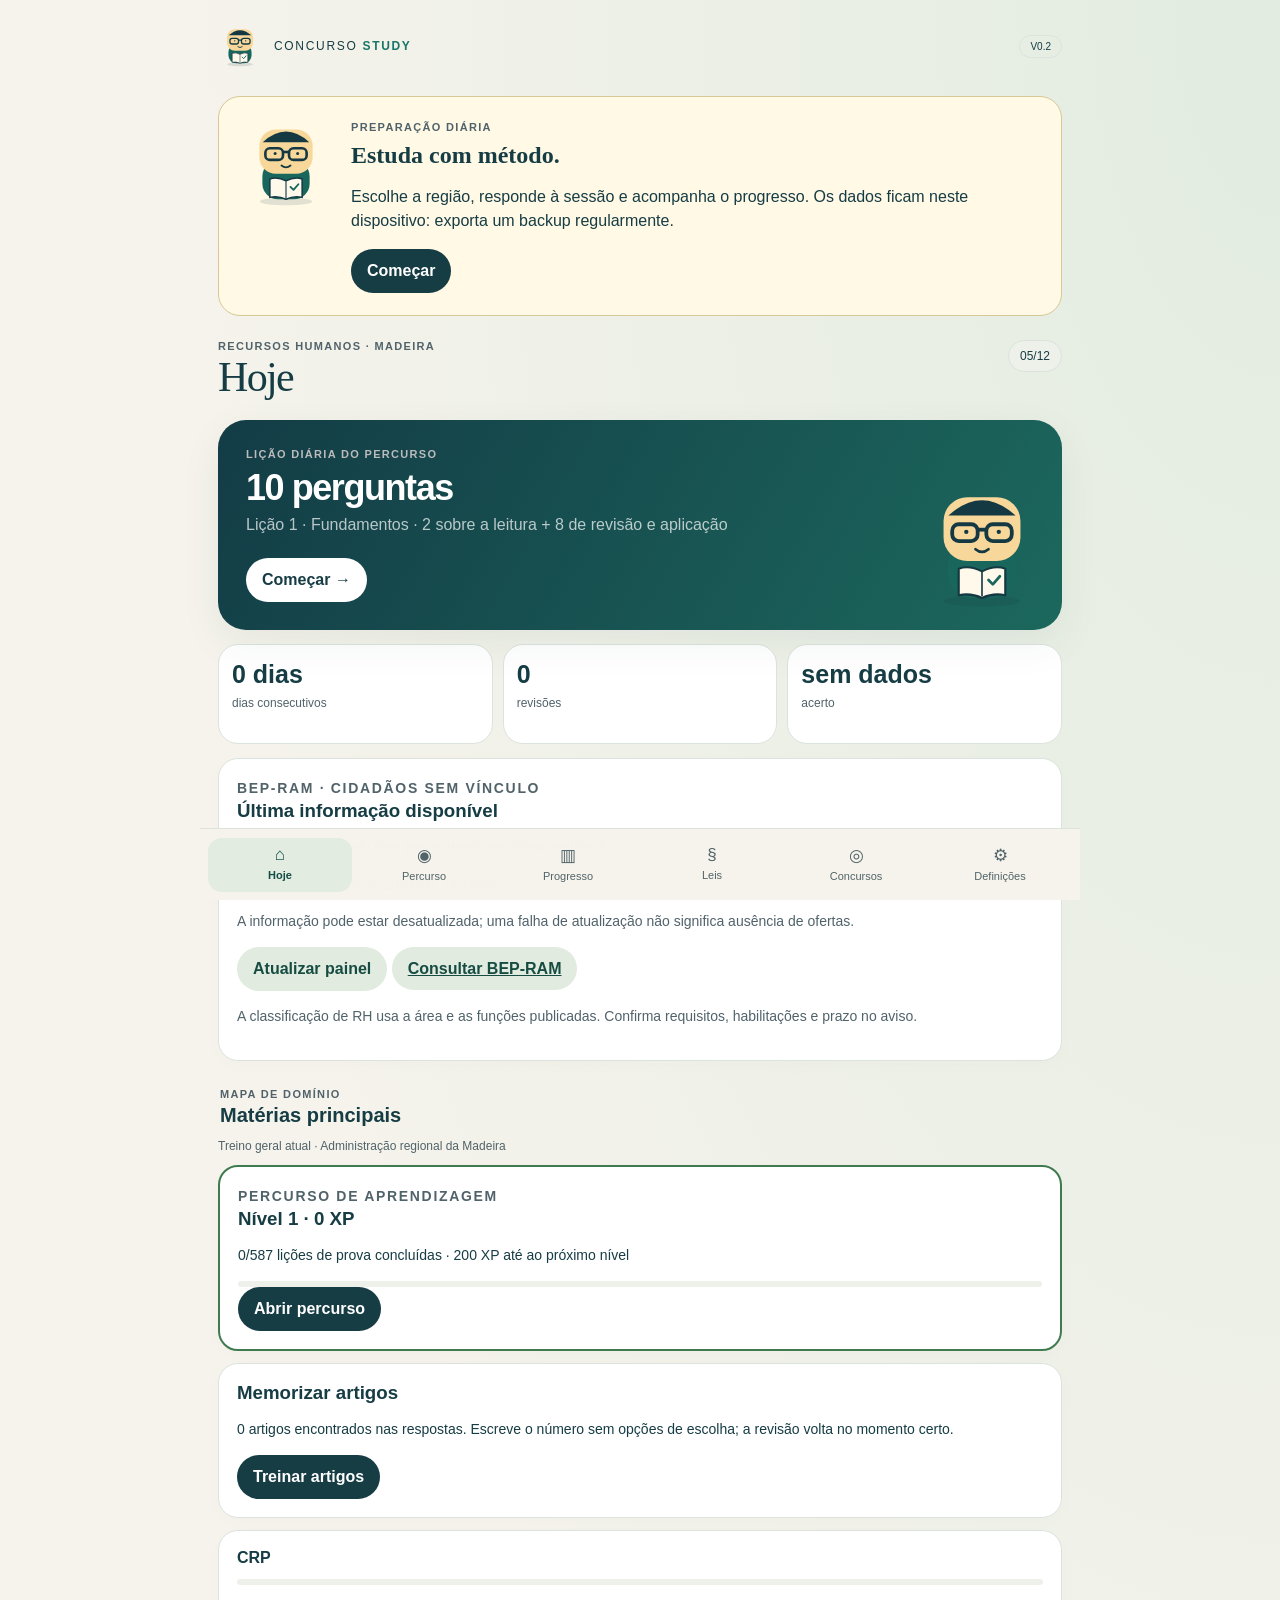
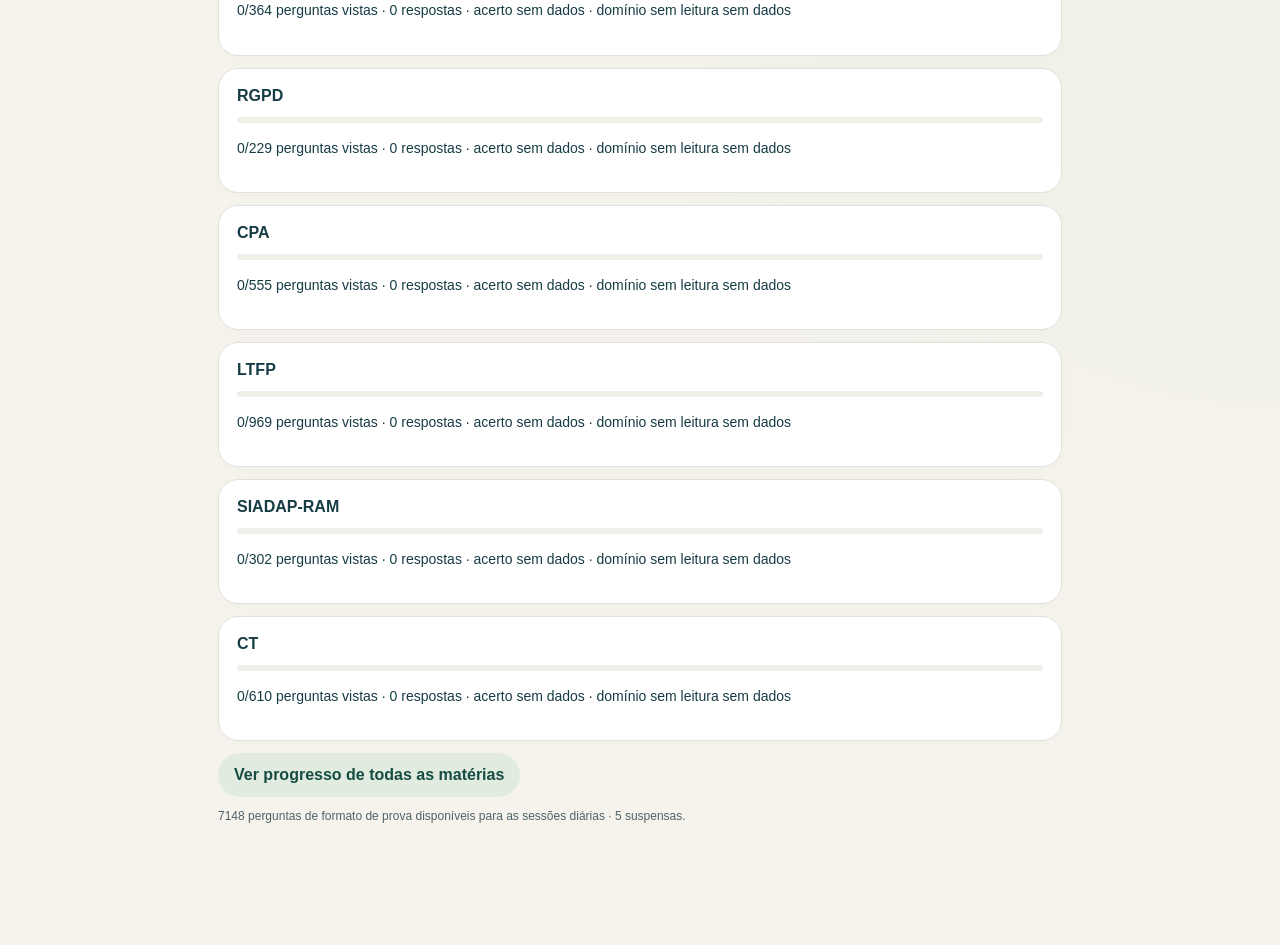
<file: index.html>
<!doctype html>
<html lang="pt-PT">
<head>
  <meta charset="utf-8" />
  <meta name="viewport" content="width=device-width, initial-scale=1, viewport-fit=cover" />
  <meta name="theme-color" content="#163c44" />
  <meta name="apple-mobile-web-app-capable" content="yes" />
  <meta name="apple-mobile-web-app-status-bar-style" content="default" />
  <meta name="apple-mobile-web-app-title" content="Concurso" />
  <link rel="manifest" href="./manifest.webmanifest" />
  <link rel="apple-touch-icon" href="./icons/apple-touch-icon.png" />
  <link rel="stylesheet" href="./styles.css" />
  <title>Concurso Study</title>
</head>
<body>
  <div id="app"></div>
  <script type="module" src="./app.js"></script>
</body>
</html>
</file>
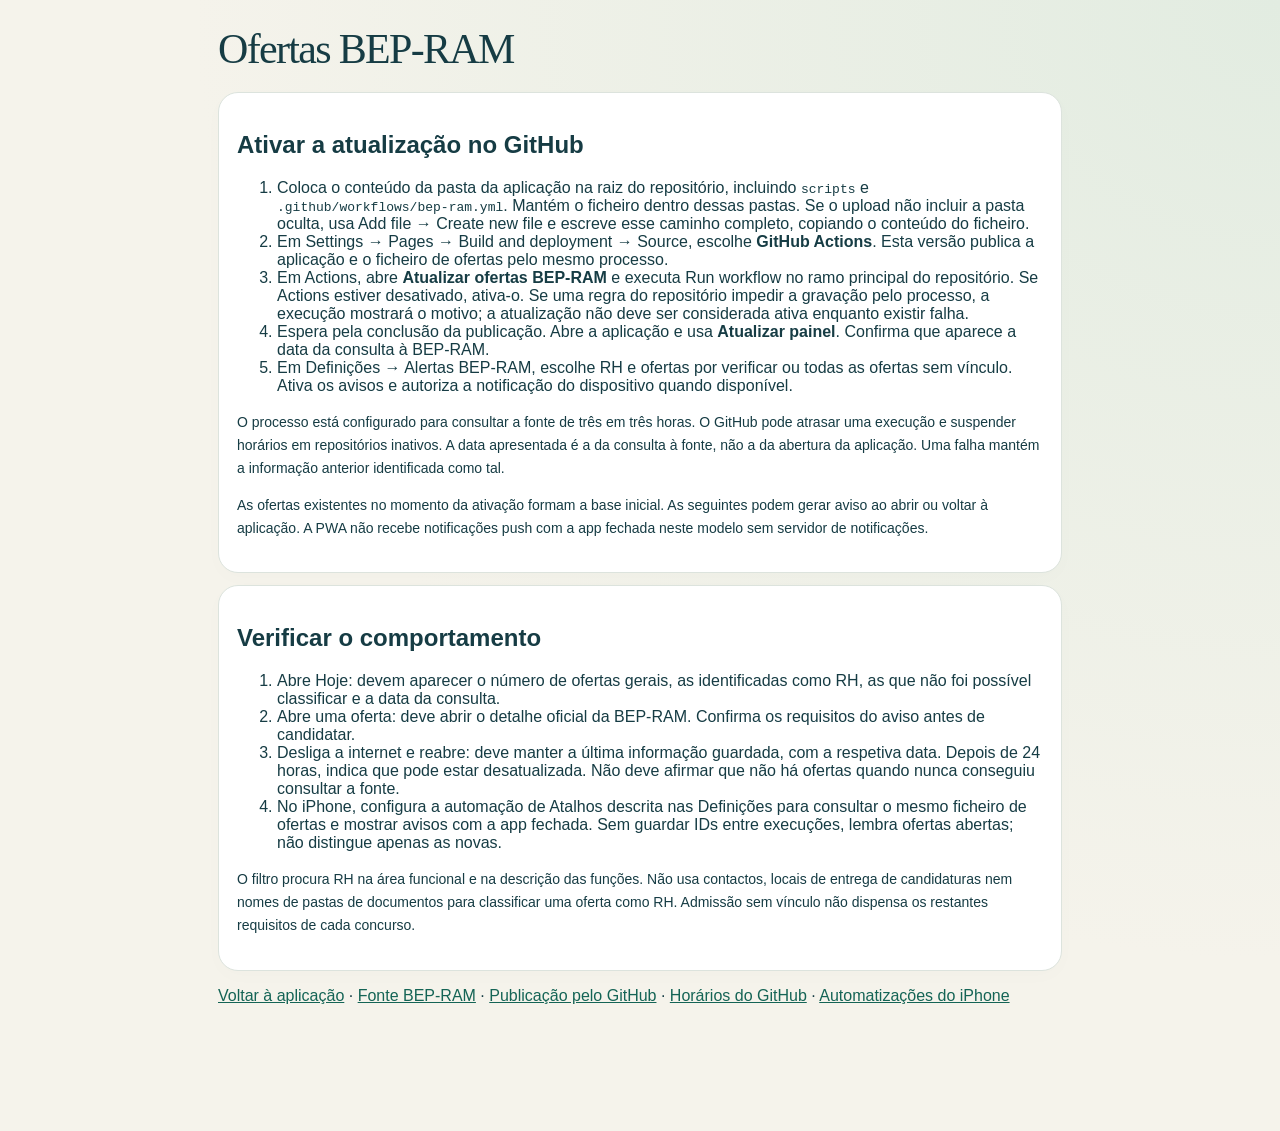
<file: ATUALIZAR-BEP-RAM.html>
<!doctype html><html lang="pt-PT"><meta charset="utf-8"><meta name="viewport" content="width=device-width,initial-scale=1"><title>Ativar as ofertas BEP-RAM</title><link rel="stylesheet" href="./styles.css"><body><main class="shell"><header class="top"><h1>Ofertas BEP-RAM</h1></header><section class="panel"><h2>Ativar a atualização no GitHub</h2><ol><li>Coloca o conteúdo da pasta da aplicação na raiz do repositório, incluindo <code>scripts</code> e <code>.github/workflows/bep-ram.yml</code>. Mantém o ficheiro dentro dessas pastas. Se o upload não incluir a pasta oculta, usa Add file → Create new file e escreve esse caminho completo, copiando o conteúdo do ficheiro.</li><li>Em Settings → Pages → Build and deployment → Source, escolhe <strong>GitHub Actions</strong>. Esta versão publica a aplicação e o ficheiro de ofertas pelo mesmo processo.</li><li>Em Actions, abre <strong>Atualizar ofertas BEP-RAM</strong> e executa Run workflow no ramo principal do repositório. Se Actions estiver desativado, ativa-o. Se uma regra do repositório impedir a gravação pelo processo, a execução mostrará o motivo; a atualização não deve ser considerada ativa enquanto existir falha.</li><li>Espera pela conclusão da publicação. Abre a aplicação e usa <strong>Atualizar painel</strong>. Confirma que aparece a data da consulta à BEP-RAM.</li><li>Em Definições → Alertas BEP-RAM, escolhe RH e ofertas por verificar ou todas as ofertas sem vínculo. Ativa os avisos e autoriza a notificação do dispositivo quando disponível.</li></ol><p>O processo está configurado para consultar a fonte de três em três horas. O GitHub pode atrasar uma execução e suspender horários em repositórios inativos. A data apresentada é a da consulta à fonte, não a da abertura da aplicação. Uma falha mantém a informação anterior identificada como tal.</p><p>As ofertas existentes no momento da ativação formam a base inicial. As seguintes podem gerar aviso ao abrir ou voltar à aplicação. A PWA não recebe notificações push com a app fechada neste modelo sem servidor de notificações.</p></section><section class="panel"><h2>Verificar o comportamento</h2><ol><li>Abre Hoje: devem aparecer o número de ofertas gerais, as identificadas como RH, as que não foi possível classificar e a data da consulta.</li><li>Abre uma oferta: deve abrir o detalhe oficial da BEP-RAM. Confirma os requisitos do aviso antes de candidatar.</li><li>Desliga a internet e reabre: deve manter a última informação guardada, com a respetiva data. Depois de 24 horas, indica que pode estar desatualizada. Não deve afirmar que não há ofertas quando nunca conseguiu consultar a fonte.</li><li>No iPhone, configura a automação de Atalhos descrita nas Definições para consultar o mesmo ficheiro de ofertas e mostrar avisos com a app fechada. Sem guardar IDs entre execuções, lembra ofertas abertas; não distingue apenas as novas.</li></ol><p>O filtro procura RH na área funcional e na descrição das funções. Não usa contactos, locais de entrega de candidaturas nem nomes de pastas de documentos para classificar uma oferta como RH. Admissão sem vínculo não dispensa os restantes requisitos de cada concurso.</p></section><p><a href="./">Voltar à aplicação</a> · <a href="https://bep.madeira.gov.pt/Home/OfertasGeral" target="_blank" rel="noopener noreferrer">Fonte BEP-RAM</a> · <a href="https://docs.github.com/en/pages/getting-started-with-github-pages/using-custom-workflows-with-github-pages" target="_blank" rel="noopener noreferrer">Publicação pelo GitHub</a> · <a href="https://docs.github.com/en/actions/reference/workflows-and-actions/events-that-trigger-workflows#schedule" target="_blank" rel="noopener noreferrer">Horários do GitHub</a> · <a href="https://support.apple.com/pt-pt/guide/shortcuts/apd602971e63/ios" target="_blank" rel="noopener noreferrer">Automatizações do iPhone</a></p></main></body></html>
</file>
<file: styles.css>
:root{
  --bg:#f6f6f2;--card:#fff;--ink:#171715;--muted:#74746d;--line:#e7e7e1;--soft:#eeeeea;
  --ok:#e8f5eb;--bad:#fae9e9;--radius:22px;--shadow:0 14px 45px rgba(23,23,21,.07)
}
*{box-sizing:border-box}html,body{margin:0;min-height:100%;background:var(--bg);color:var(--ink);font-family:-apple-system,BlinkMacSystemFont,"SF Pro Text","Segoe UI",sans-serif}button,input,select,textarea{font:inherit}.shell{max-width:760px;margin:0 auto;min-height:100vh;padding:max(22px,env(safe-area-inset-top)) 18px calc(110px + env(safe-area-inset-bottom))}.top{display:flex;justify-content:space-between;align-items:flex-start;gap:14px;margin-bottom:22px}.eyebrow{margin:0;color:var(--muted);font-size:11px;font-weight:800;letter-spacing:.12em;text-transform:uppercase}.top h1{font-size:42px;line-height:.98;letter-spacing:-.045em;margin:5px 0 0}.chip,.badge{border:1px solid var(--line);background:var(--soft);border-radius:999px;padding:8px 11px;font-size:12px;white-space:nowrap}.hero{background:var(--ink);color:#fff;border-radius:28px;padding:24px;min-height:175px;display:flex;flex-direction:column;justify-content:space-between;box-shadow:var(--shadow)}.hero h2{font-size:30px;letter-spacing:-.04em;margin:7px 0}.hero p{color:rgba(255,255,255,.7);margin:0}.btn{border:0;border-radius:999px;padding:13px 16px;font-weight:760;cursor:pointer}.btn-light{background:#fff;color:var(--ink);align-self:flex-start}.btn-dark{background:var(--ink);color:#fff}.btn-ghost{background:transparent;color:var(--ink);padding-left:0}.stats{display:grid;grid-template-columns:repeat(3,1fr);gap:10px;margin:14px 0}.stat,.panel,.row,.quiz,.empty{background:var(--card);border:1px solid var(--line);border-radius:var(--radius)}.stat{padding:15px 13px;min-height:100px;display:flex;flex-direction:column;gap:7px}.stat strong{font-size:18px}.stat span,.muted{font-size:12px;color:var(--muted)}.section-title{margin:27px 2px 12px}.section-title h3{margin:4px 0;font-size:20px}.row{padding:15px 16px;display:flex;justify-content:space-between;align-items:center;gap:12px;margin-bottom:9px}.row strong{display:block}.bar{width:90px;height:8px;background:var(--soft);border-radius:999px;overflow:hidden}.bar>span{display:block;height:100%;background:var(--ink);border-radius:inherit}.bottom{position:fixed;left:50%;bottom:0;transform:translateX(-50%);width:min(760px,100%);display:grid;grid-template-columns:repeat(6,1fr);border-top:1px solid var(--line);background:rgba(246,246,242,.94);backdrop-filter:blur(18px);padding:9px 8px calc(8px + env(safe-area-inset-bottom));z-index:10}.nav{border:0;background:transparent;color:#94948c;font-size:9px;padding:7px 2px;display:flex;flex-direction:column;align-items:center;gap:4px}.nav.active{color:var(--ink);font-weight:800}.nav .ico{font-size:17px}.quiz-top{display:flex;align-items:center;gap:12px;margin-bottom:20px}.meter{height:7px;background:var(--line);border-radius:999px;flex:1;overflow:hidden}.meter span{display:block;background:var(--ink);height:100%}.quiz{padding:22px}.quiz h2{font-size:25px;line-height:1.12;letter-spacing:-.03em;margin:10px 0 20px}.options{display:grid;gap:10px}.option{border:1px solid var(--line);background:#fff;border-radius:17px;min-height:60px;padding:13px 14px;text-align:left;display:flex;align-items:center;gap:11px}.option b{width:28px;height:28px;border-radius:50%;background:var(--soft);display:grid;place-items:center;flex:0 0 auto}.option.correct{background:var(--ok);border-color:#bfe2c7}.option.wrong{background:var(--bad);border-color:#efc4c4}.explain{border-top:1px solid var(--line);margin-top:17px;padding-top:16px}.explain p{line-height:1.5}.legal{font-size:12px;color:var(--muted)}.panel{padding:18px;margin-bottom:12px}.panel h3{margin:0 0 8px}.grid{display:grid;gap:10px}.law small{color:var(--muted);display:block;margin-top:5px;line-height:1.4}.status{font-size:11px;color:var(--muted);margin-top:9px}.form label{display:block;font-size:12px;font-weight:750;margin:13px 0 6px}.form input,.form select,.form textarea{width:100%;border:1px solid var(--line);background:#fff;border-radius:14px;padding:12px}.empty{padding:24px;text-align:center}.notice{background:#fff8db;border:1px solid #eee0a7;border-radius:15px;padding:12px 14px;font-size:12px;line-height:1.45;margin-bottom:12px}@media(max-width:480px){.top h1{font-size:38px}.hero{min-height:190px}.bottom .label{display:none}.bar{width:72px}}

:root{--bg:#f5f3eb;--ink:#163c44;--muted:#51636a;--line:#dce3dd;--soft:#edf1e9;--ok:#e2f2e6;--bad:#fde8e4;--radius:20px;--shadow:0 14px 42px #163c4410}body{background:radial-gradient(ellipse at top right,#e2ece1,transparent 60%),var(--bg)}.shell{max-width:880px;padding-top:24px}.brand{display:flex;align-items:center;gap:12px;margin-bottom:28px;font-size:12px;letter-spacing:.14em}.brand b{color:#197568}.brand small{margin-left:auto;letter-spacing:0;border:1px solid var(--line);padding:5px 10px;border-radius:12px}.top h1{font-family:Georgia,serif;letter-spacing:-.04em;font-weight:500}.hero{position:relative;min-height:210px;background:linear-gradient(120deg,#133c46,#1c685d);overflow:hidden;gap:20px;padding:28px 160px 28px 28px}.hero h2{font-size:36px}.mascot{position:absolute;right:15px;bottom:18px;animation:arrive .4s ease-out}.hero .btn{white-space:nowrap}.panel{box-shadow:0 5px 20px #173c4404}.panel p{line-height:1.65;font-size:14px}.stat strong{font-size:25px}.bottom{width:min(880px,100%);background:#f5f3ebf5}.nav{font-size:11px;color:#52646a;cursor:pointer;min-height:54px}.nav.active{background:#e2ece1;border-radius:14px;color:#124d46}.coverage{height:6px;background:var(--soft);border-radius:9px;margin-top:12px;overflow:hidden}.coverage span{display:block;height:100%;background:#21816c}.option{cursor:pointer;transition:background .15s,transform .15s}.option:hover{background:#edf3eb}.option.correct{background:var(--ok);border:2px solid #237a49}.option.wrong{background:var(--bad);border:2px solid #b84237}.feedback{font-size:19px!important;font-weight:750}.feedback-avatar{float:right}.quiz{padding:28px;animation:arrive .25s ease-out}.quiz h2{line-height:1.35}.explain .legal{margin:16px 0;line-height:1.6}.onboarding{display:flex;gap:20px;border:1px solid #d7c895;background:#fff9e6;padding:22px;border-radius:22px;margin-bottom:24px}.onboarding h2{margin:6px 0;font-family:Georgia,serif}.onboarding p{line-height:1.5}.onboarding img{flex-shrink:0}.reminder-banner{position:sticky;top:0;z-index:20;background:#fae7a7;color:#163c44;padding:16px;border-bottom:1px solid #c6a849}button:focus-visible,a:focus-visible,input:focus-visible,select:focus-visible,summary:focus-visible{outline:3px solid #b37925;outline-offset:3px}.btn{min-height:44px}.btn:not(.btn-dark):not(.btn-light):not(.btn-ghost){background:#e1ebe0;color:#164c42}details{margin-top:20px;font-size:14px;line-height:1.6}summary{cursor:pointer;font-weight:700}code{overflow-wrap:anywhere}input[type=checkbox]{width:auto}.panel>label{display:block;margin:16px 0}.form input,.form select{color:var(--ink)}a{color:#146455}h2,h3{overflow-wrap:anywhere}select[multiple]{min-height:180px}.legal{font-size:13px}.grid{grid-template-columns:repeat(2,minmax(0,1fr))}@keyframes arrive{from{opacity:0;transform:translateY(8px)}to{opacity:1;transform:none}}@media(max-width:580px){.shell{padding-inline:16px}.hero{padding:24px 116px 24px 22px}.hero h2{font-size:29px}.mascot{width:100px;height:100px;right:8px}.stat{padding:13px 9px}.stat strong{font-size:21px}.bottom .label{display:block;font-size:9px}.grid{grid-template-columns:1fr}.onboarding{gap:12px;padding:16px}.onboarding img{width:62px;height:62px}.quiz{padding:20px}.top h1{font-size:37px}.hero .btn{font-size:13px}.nav .ico{font-size:19px}}@media(prefers-reduced-motion:reduce){*,*::before,*::after{animation:none!important;transition:none!important;scroll-behavior:auto!important}}

.journey-card{border:2px solid #407b50}.law-tabs{display:flex;gap:8px;flex-wrap:wrap;margin:20px 0}.roadmap{position:relative;padding:8px 0}.roadmap:before{content:"";position:absolute;left:31px;top:30px;bottom:55px;width:4px;background:#c6d4c5}.road-unit{position:relative;display:flex;gap:16px;margin:0 0 24px;padding:18px 14px;background:#fff;border:1px solid #d4ddd0;border-radius:18px}.road-unit:nth-child(even){margin-left:24px}.unit-number{flex:none;display:grid;place-items:center;width:36px;height:36px;border-radius:50%;background:#e9ede5;color:#455344;font-weight:bold}.passed .unit-number{background:#387347;color:white}.available{border:2px solid #478057}.locked{opacity:.68}.road-unit h3{margin:3px 0}.road-unit p{margin:8px 0}.badges{display:flex;flex-wrap:wrap;gap:10px}.badge{border:1px solid #d2d8d0;border-radius:12px;padding:10px;color:#6d756b}.badge.earned{background:#e1efdb;color:#255437;border-color:#719866}.btn:disabled{cursor:default;background:#eceee9;color:#687061}.road-unit .btn{white-space:normal}

.path-progress{border:2px solid #2c8276}.path-progress strong{font-size:21px}.path-map{position:relative;max-width:460px;margin:28px auto 40px;padding:0 5px 20px}.path-map:before{content:"";position:absolute;top:38px;bottom:18px;left:50%;border-left:3px dashed #b7c9c5}.chapter-banner{position:relative;z-index:1;background:#19796c;color:#fff;text-align:center;border-radius:16px;padding:13px 16px;font-weight:800;margin:26px 0 20px;box-shadow:0 9px 24px #173c4420}.path-step{position:relative;z-index:1;min-height:106px;display:flex;flex-direction:column;align-items:center}.path-rail{position:absolute;top:26px;left:50%;width:52px;height:3px;background:#b7c9c5}.path-step:nth-of-type(odd) .path-rail{transform:translateX(-100%)}.path-node{width:62px;height:57px;border:0;display:grid;place-items:center;clip-path:polygon(25% 0,75% 0,100% 50%,75% 100%,25% 100%,0 50%);background:#a9b7b4;color:#fff;font-weight:900;font-size:18px;box-shadow:inset 0 -8px #0002;transform:translateX(50px);cursor:pointer}.path-step:nth-of-type(odd) .path-node{transform:translateX(-50px)}.path-step.done .path-node{background:#318465}.path-step.current .path-node{background:#0f9aa3;box-shadow:inset 0 -8px #076f77;outline:4px solid #bcf0e7}.path-step.locked .path-node{cursor:default}.path-caption{font-size:12px;color:var(--muted);margin-top:7px;text-align:center;max-width:180px}.path-popover{position:relative;width:min(280px,calc(100vw - 54px));margin:10px auto 22px;background:#fff;border:2px solid #148b91;border-radius:18px;padding:15px 17px;text-align:center;box-shadow:0 14px 32px #163c4420}.path-popover:before{content:"";position:absolute;top:-9px;left:calc(50% - 8px);width:16px;height:16px;background:#fff;border-top:2px solid #148b91;border-left:2px solid #148b91;transform:rotate(45deg)}.path-popover strong{display:block;font-size:17px;margin-top:6px}.path-popover p{font-size:12px;color:var(--muted);margin:7px 0 12px}.path-popover .btn{background:#15838b!important;color:#fff!important;min-width:140px}.path-step.current{min-height:220px}.path-step .path-node:focus-visible{outline:4px solid #b37925;outline-offset:3px}.path-map .locked{opacity:.62}@media(max-width:480px){.path-step{min-height:98px}.path-step.current{min-height:210px}.path-node{transform:translateX(42px)}.path-step:nth-of-type(odd) .path-node{transform:translateX(-42px)}}
 .reading-text{white-space:pre-line;line-height:1.7;max-height:55vh;overflow:auto;border-left:3px solid #0e7490;padding:1rem;margin:1rem 0;background:#f3f7fa;color:#172333}

.offer-list{padding-left:1.2rem}.offer-list li{margin:1rem 0}.offer-list p{margin:.35rem 0}.offer-list a{font-weight:700;overflow-wrap:anywhere}#bepOffers details{margin:1rem 0}code{overflow-wrap:anywhere}

.legal-context{border-left:4px solid #2b5f81;background:#f0f6fa;padding:12px 14px;margin-top:12px;font-size:.9rem;line-height:1.5}.legal-context p{margin:6px 0}.legal-context a{color:#174e72;overflow-wrap:anywhere}

.exam-grid{display:flex;flex-wrap:wrap;gap:6px;margin:12px 0}.exam-rules{border-left:3px solid var(--primary,#2c6f89);padding-left:12px}.option.selected{outline:3px solid #236d89;background:#edf7fb}details>summary{cursor:pointer;padding:9px 0}details .btn{margin:4px}#examTimer{font-size:1.5rem;font-weight:700;font-variant-numeric:tabular-nums}
</file>
